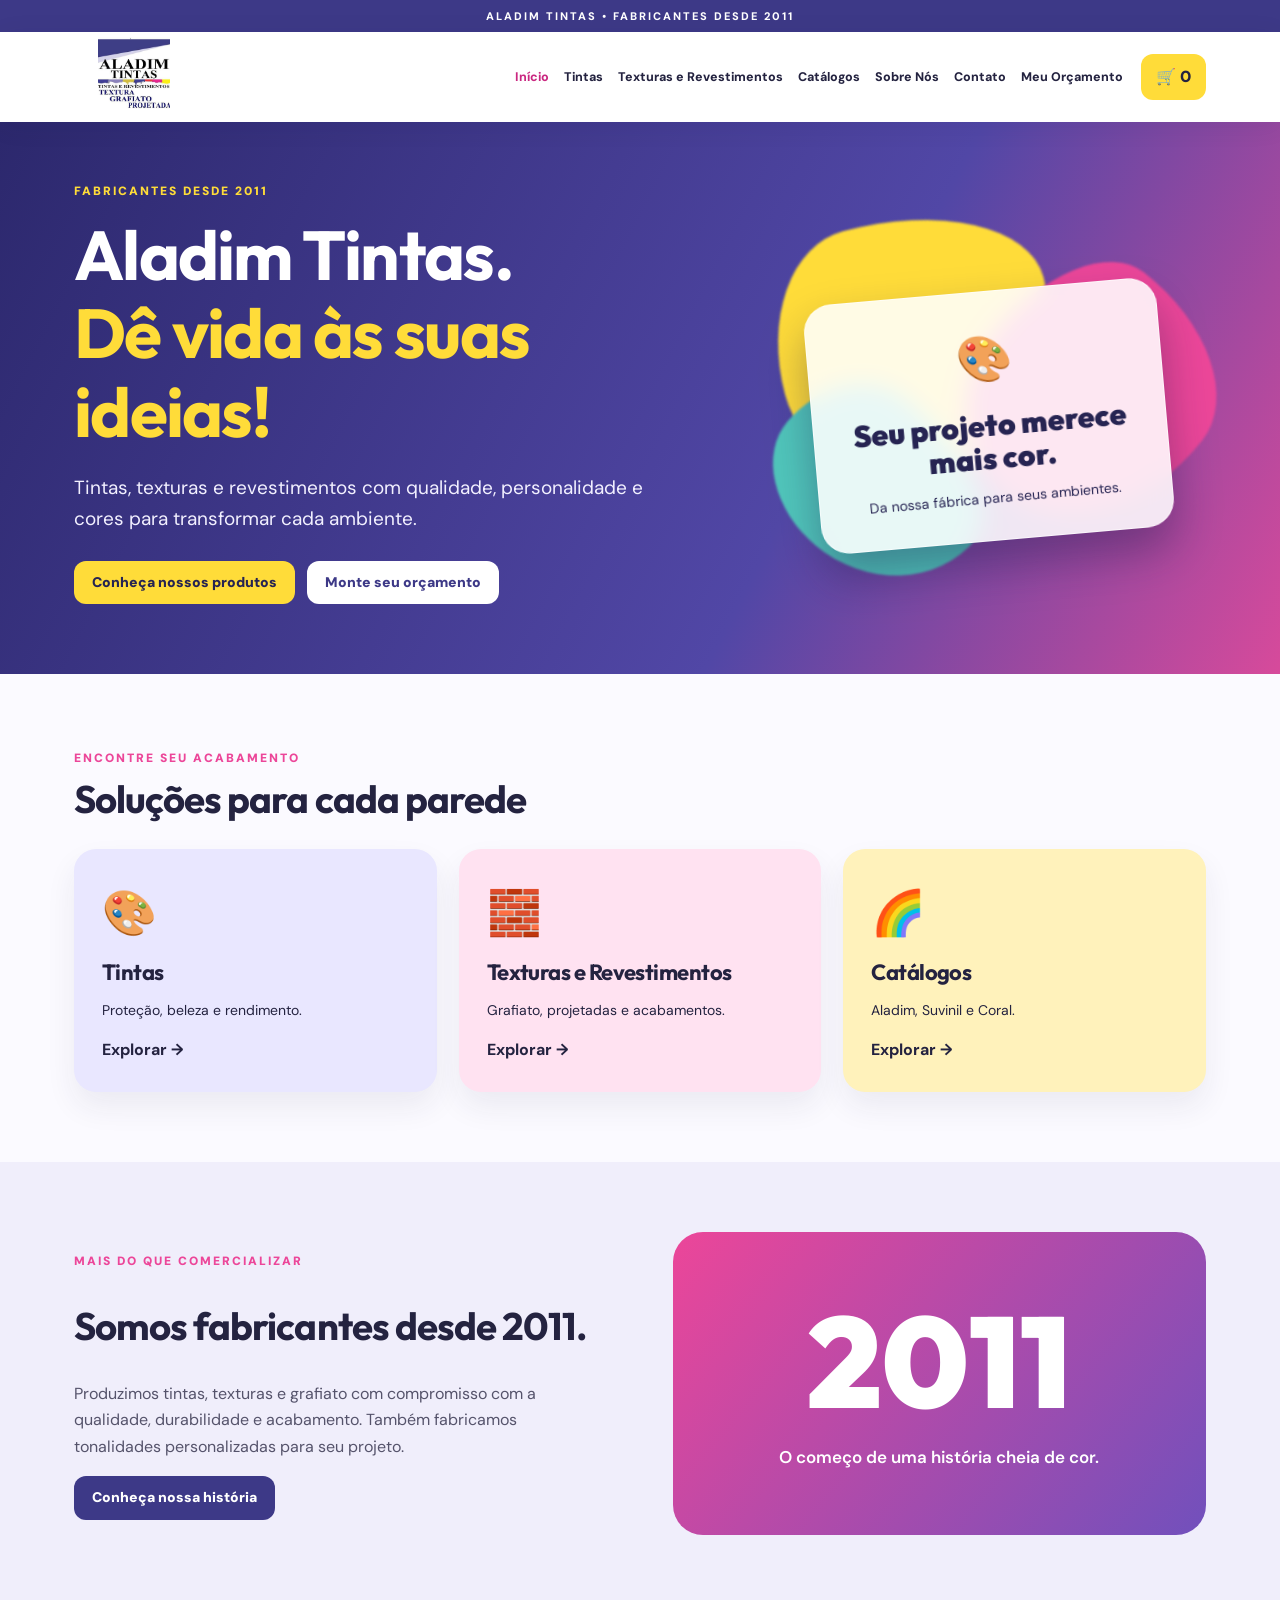
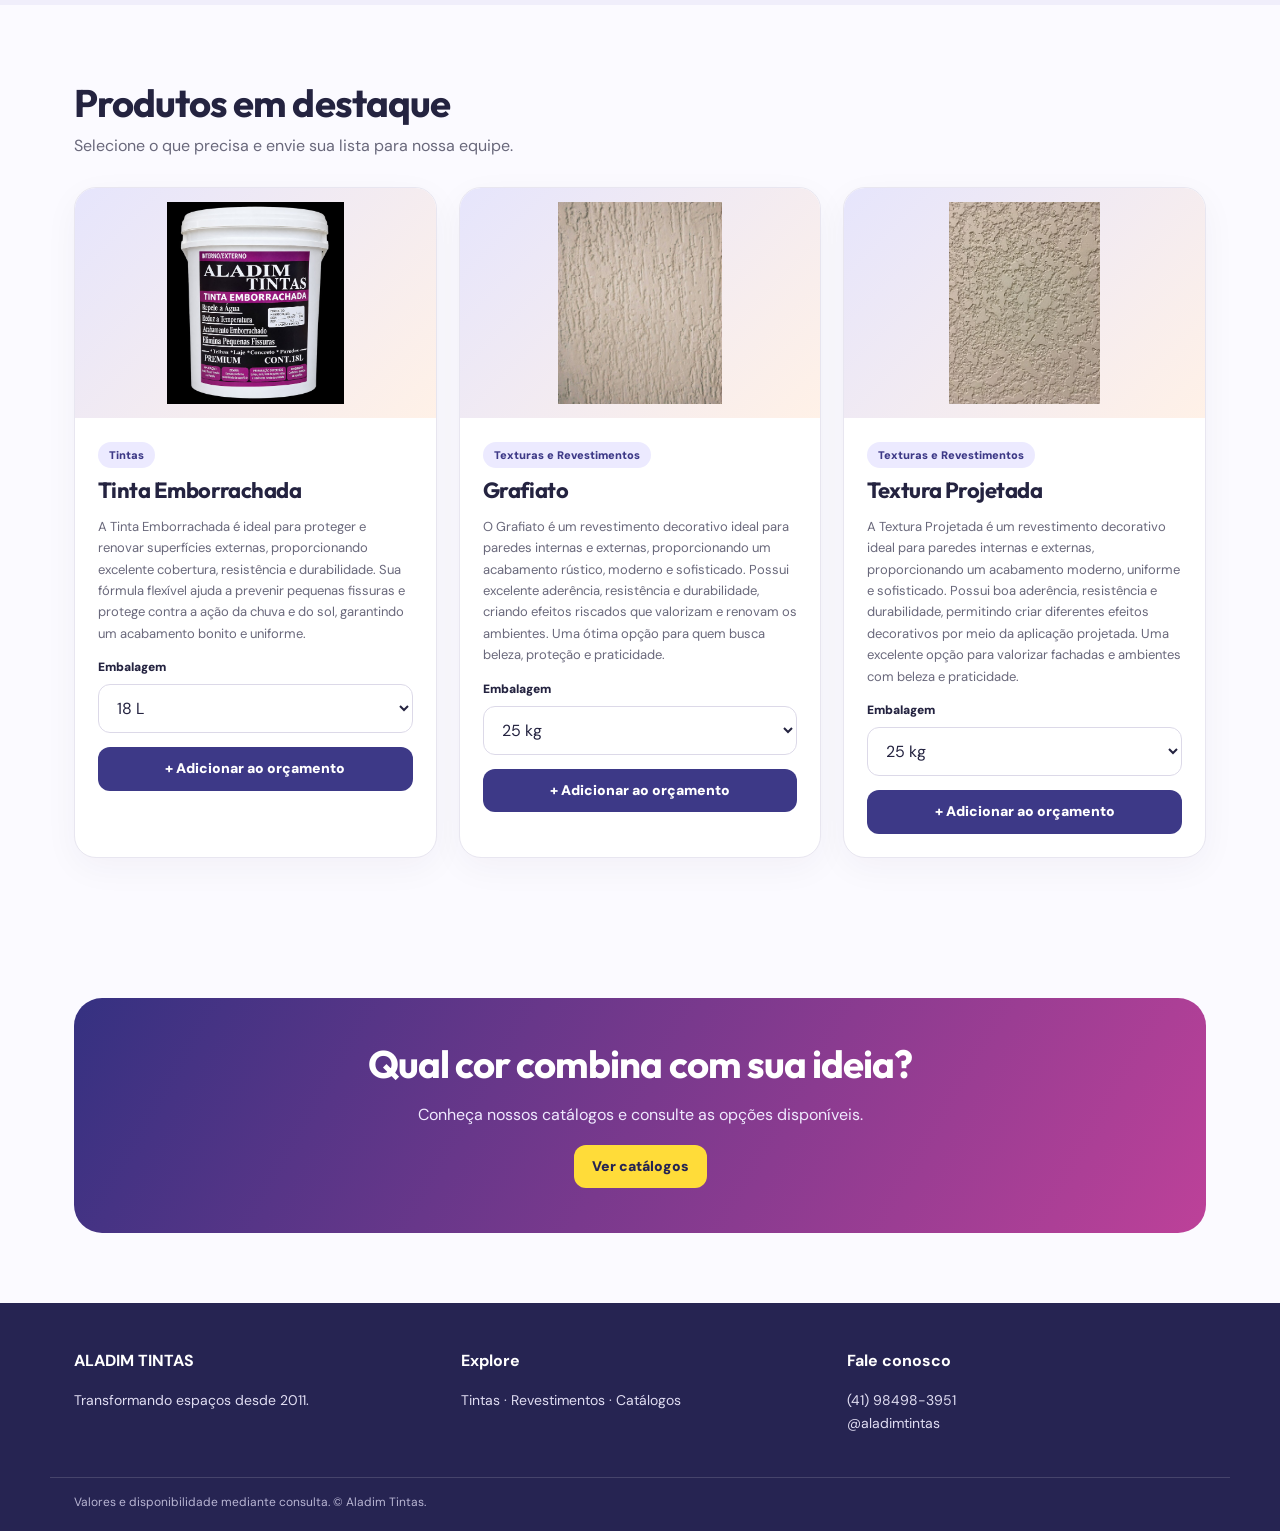
<file: index.html>
<!doctype html><html lang="pt-BR"><head><meta charset="utf-8"><meta name="viewport" content="width=device-width,initial-scale=1"><meta name="theme-color" content="#37347f"><meta name="description" content="Aladim Tintas: fábrica de tintas, texturas e revestimentos desde 2011. Solicite seu orçamento pelo WhatsApp."><title>Início | Aladim Tintas</title><link rel="stylesheet" href="style.css"></head><body data-page="index"><div class="topline">ALADIM TINTAS • FABRICANTES DESDE 2011</div><header class="header"><div class="wrap nav"><a href="index.html" class="brand"><img src="logo.png" alt="Aladim Tintas"></a><button id="menu-button" class="menu-button" aria-expanded="false" aria-controls="navlinks">☰ Menu</button><nav id="navlinks" class="navlinks"><a href="index.html" class="current">Início</a><a href="tintas.html" class="">Tintas</a><a href="revestimentos.html" class="">Texturas e Revestimentos</a><a href="catalogos.html" class="">Catálogos</a><a href="sobre.html" class="">Sobre Nós</a><a href="contato.html" class="">Contato</a><a href="orcamento.html" class="">Meu Orçamento</a></nav><a class="cart-top" href="orcamento.html">🛒 <span id="cart-count">0</span></a></div></header><main id="main"></main><footer><div class="wrap foot-grid"><div><strong>ALADIM TINTAS</strong><p>Transformando espaços desde 2011.</p></div><div><strong>Explore</strong><p><a href="tintas.html">Tintas</a> · <a href="revestimentos.html">Revestimentos</a> · <a href="catalogos.html">Catálogos</a></p></div><div><strong>Fale conosco</strong><p><a href="https://wa.me/5541984983951" target="_blank" rel="noopener">(41) 98498-3951</a><br><a href="https://www.instagram.com/aladimtintas/" target="_blank" rel="noopener">@aladimtintas</a></p></div></div><div class="wrap copyright">Valores e disponibilidade mediante consulta. © Aladim Tintas.</div></footer><script src="app.js" defer></script></body></html>
</file>
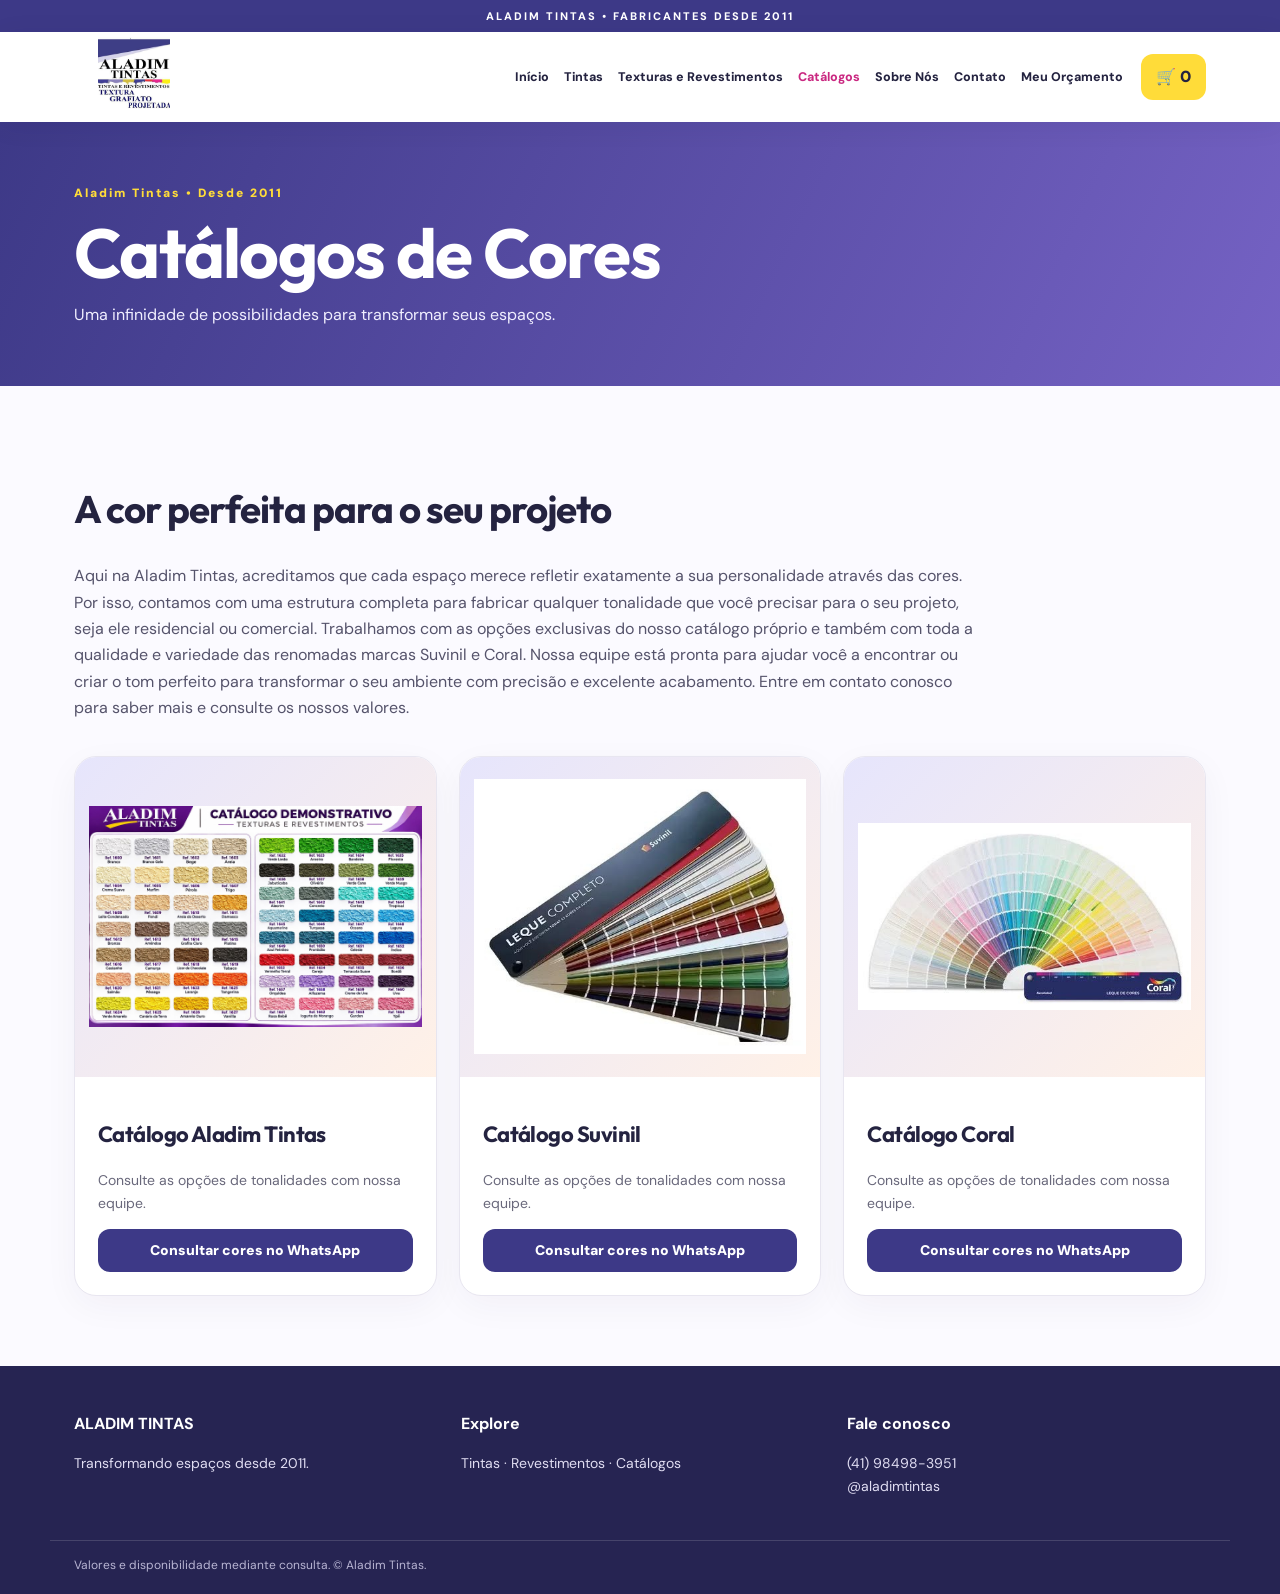
<file: catalogos.html>
<!doctype html><html lang="pt-BR"><head><meta charset="utf-8"><meta name="viewport" content="width=device-width,initial-scale=1"><meta name="theme-color" content="#37347f"><meta name="description" content="Aladim Tintas: fábrica de tintas, texturas e revestimentos desde 2011. Solicite seu orçamento pelo WhatsApp."><title>Catálogos | Aladim Tintas</title><link rel="stylesheet" href="style.css"></head><body data-page="catalogos"><div class="topline">ALADIM TINTAS • FABRICANTES DESDE 2011</div><header class="header"><div class="wrap nav"><a href="index.html" class="brand"><img src="logo.png" alt="Aladim Tintas"></a><button id="menu-button" class="menu-button" aria-expanded="false" aria-controls="navlinks">☰ Menu</button><nav id="navlinks" class="navlinks"><a href="index.html" class="">Início</a><a href="tintas.html" class="">Tintas</a><a href="revestimentos.html" class="">Texturas e Revestimentos</a><a href="catalogos.html" class="current">Catálogos</a><a href="sobre.html" class="">Sobre Nós</a><a href="contato.html" class="">Contato</a><a href="orcamento.html" class="">Meu Orçamento</a></nav><a class="cart-top" href="orcamento.html">🛒 <span id="cart-count">0</span></a></div></header><main id="main"></main><footer><div class="wrap foot-grid"><div><strong>ALADIM TINTAS</strong><p>Transformando espaços desde 2011.</p></div><div><strong>Explore</strong><p><a href="tintas.html">Tintas</a> · <a href="revestimentos.html">Revestimentos</a> · <a href="catalogos.html">Catálogos</a></p></div><div><strong>Fale conosco</strong><p><a href="https://wa.me/5541984983951" target="_blank" rel="noopener">(41) 98498-3951</a><br><a href="https://www.instagram.com/aladimtintas/" target="_blank" rel="noopener">@aladimtintas</a></p></div></div><div class="wrap copyright">Valores e disponibilidade mediante consulta. © Aladim Tintas.</div></footer><script src="app.js" defer></script></body></html>
</file>
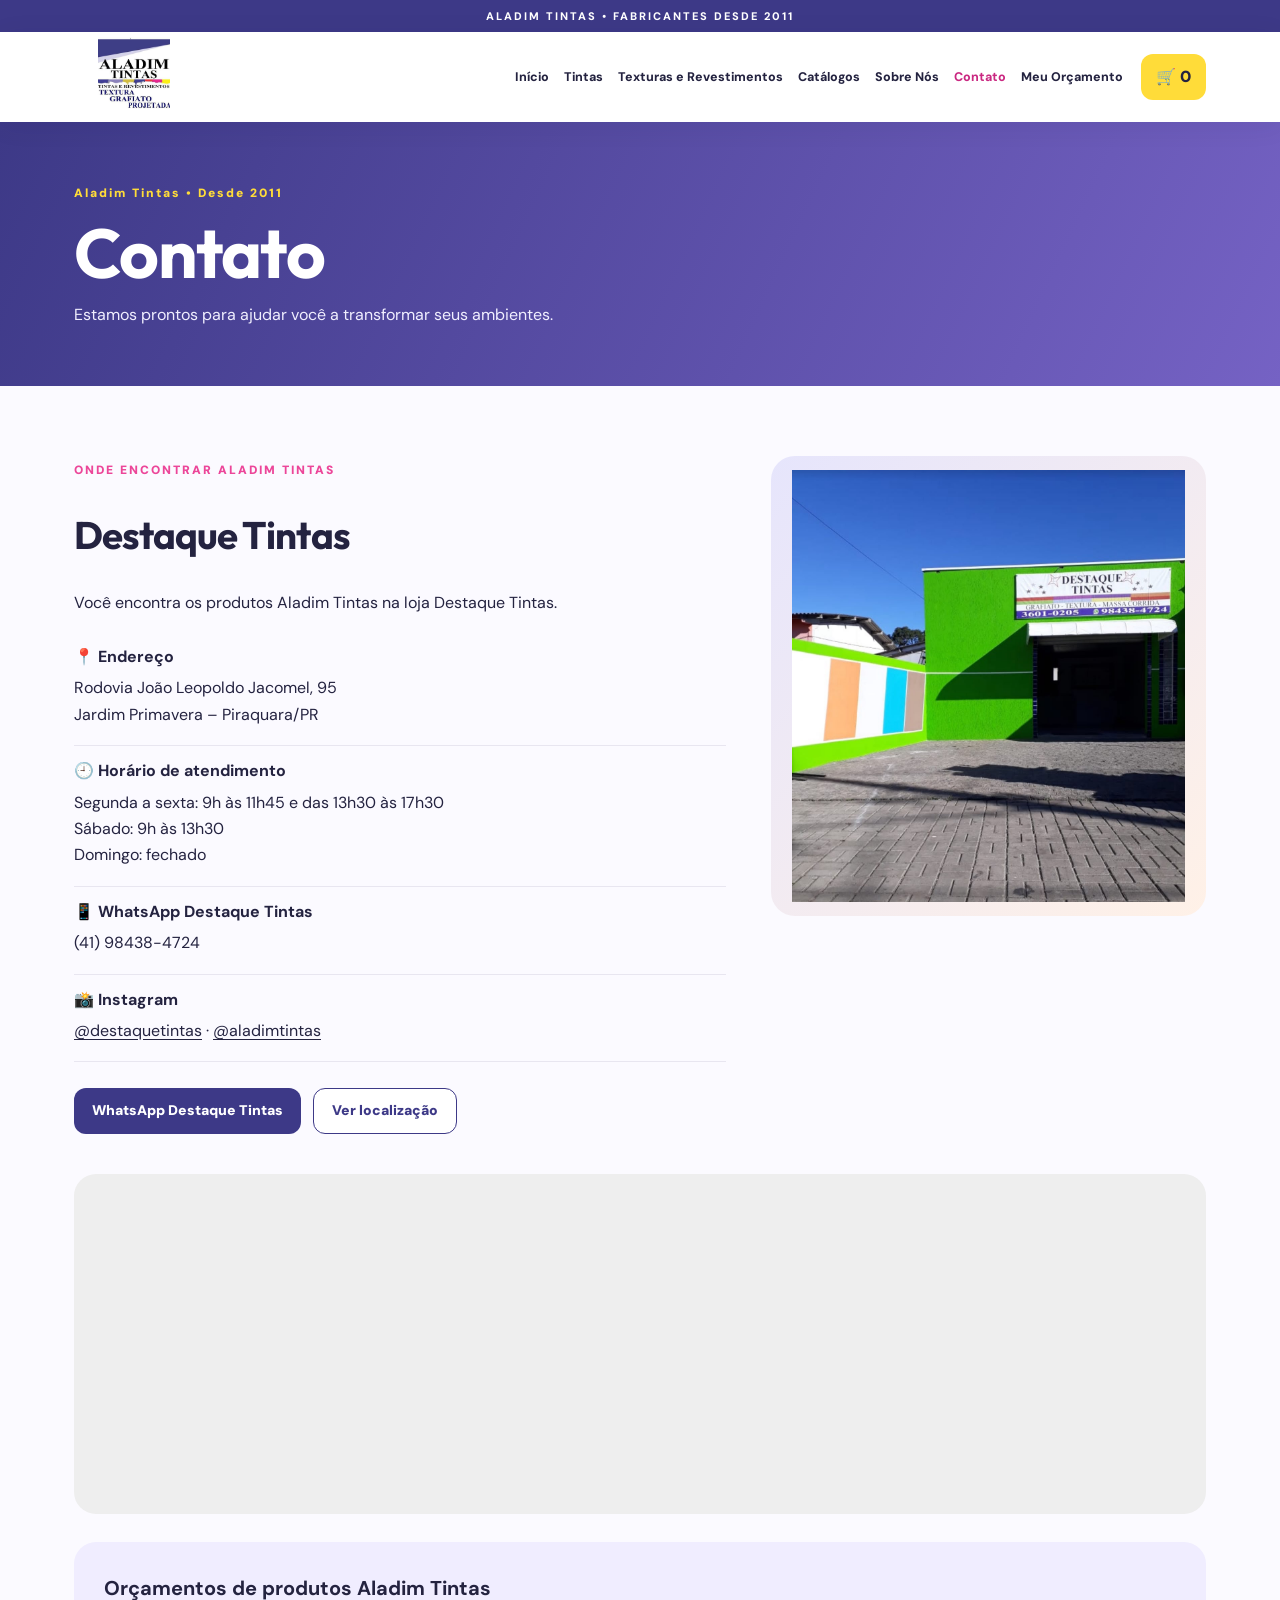
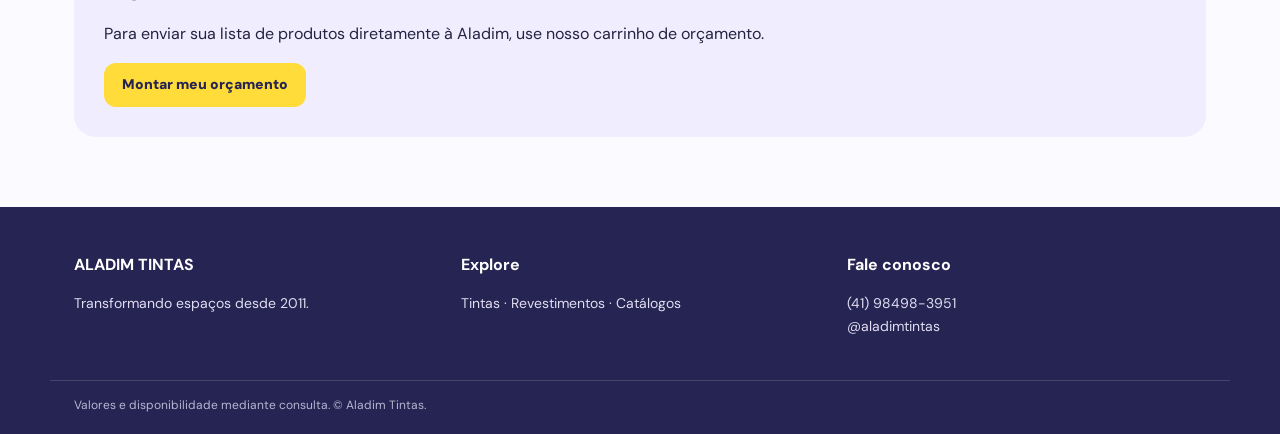
<file: contato.html>
<!doctype html><html lang="pt-BR"><head><meta charset="utf-8"><meta name="viewport" content="width=device-width,initial-scale=1"><meta name="theme-color" content="#37347f"><meta name="description" content="Aladim Tintas: fábrica de tintas, texturas e revestimentos desde 2011. Solicite seu orçamento pelo WhatsApp."><title>Contato | Aladim Tintas</title><link rel="stylesheet" href="style.css"></head><body data-page="contato"><div class="topline">ALADIM TINTAS • FABRICANTES DESDE 2011</div><header class="header"><div class="wrap nav"><a href="index.html" class="brand"><img src="logo.png" alt="Aladim Tintas"></a><button id="menu-button" class="menu-button" aria-expanded="false" aria-controls="navlinks">☰ Menu</button><nav id="navlinks" class="navlinks"><a href="index.html" class="">Início</a><a href="tintas.html" class="">Tintas</a><a href="revestimentos.html" class="">Texturas e Revestimentos</a><a href="catalogos.html" class="">Catálogos</a><a href="sobre.html" class="">Sobre Nós</a><a href="contato.html" class="current">Contato</a><a href="orcamento.html" class="">Meu Orçamento</a></nav><a class="cart-top" href="orcamento.html">🛒 <span id="cart-count">0</span></a></div></header><main id="main"></main><footer><div class="wrap foot-grid"><div><strong>ALADIM TINTAS</strong><p>Transformando espaços desde 2011.</p></div><div><strong>Explore</strong><p><a href="tintas.html">Tintas</a> · <a href="revestimentos.html">Revestimentos</a> · <a href="catalogos.html">Catálogos</a></p></div><div><strong>Fale conosco</strong><p><a href="https://wa.me/5541984983951" target="_blank" rel="noopener">(41) 98498-3951</a><br><a href="https://www.instagram.com/aladimtintas/" target="_blank" rel="noopener">@aladimtintas</a></p></div></div><div class="wrap copyright">Valores e disponibilidade mediante consulta. © Aladim Tintas.</div></footer><script src="app.js" defer></script></body></html>
</file>
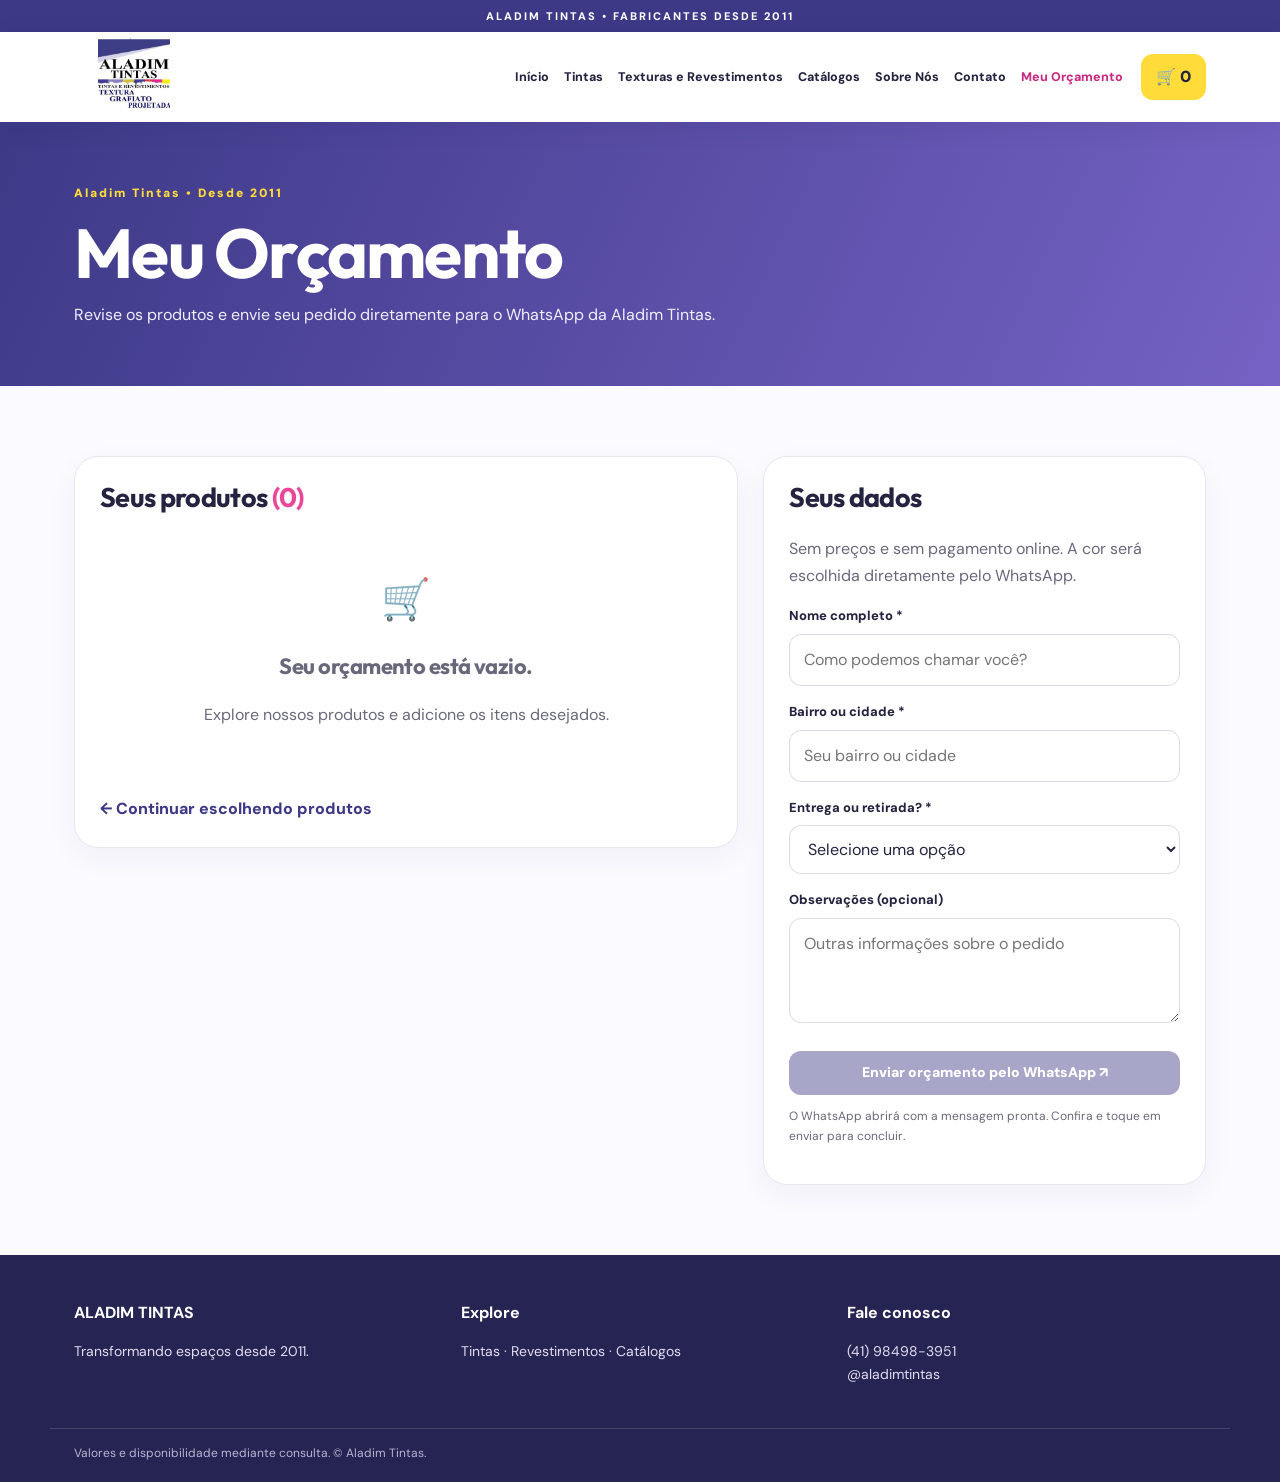
<file: orcamento.html>
<!doctype html><html lang="pt-BR"><head><meta charset="utf-8"><meta name="viewport" content="width=device-width,initial-scale=1"><meta name="theme-color" content="#37347f"><meta name="description" content="Aladim Tintas: fábrica de tintas, texturas e revestimentos desde 2011. Solicite seu orçamento pelo WhatsApp."><title>Meu Orçamento | Aladim Tintas</title><link rel="stylesheet" href="style.css"></head><body data-page="orcamento"><div class="topline">ALADIM TINTAS • FABRICANTES DESDE 2011</div><header class="header"><div class="wrap nav"><a href="index.html" class="brand"><img src="logo.png" alt="Aladim Tintas"></a><button id="menu-button" class="menu-button" aria-expanded="false" aria-controls="navlinks">☰ Menu</button><nav id="navlinks" class="navlinks"><a href="index.html" class="">Início</a><a href="tintas.html" class="">Tintas</a><a href="revestimentos.html" class="">Texturas e Revestimentos</a><a href="catalogos.html" class="">Catálogos</a><a href="sobre.html" class="">Sobre Nós</a><a href="contato.html" class="">Contato</a><a href="orcamento.html" class="current">Meu Orçamento</a></nav><a class="cart-top" href="orcamento.html">🛒 <span id="cart-count">0</span></a></div></header><main id="main"></main><footer><div class="wrap foot-grid"><div><strong>ALADIM TINTAS</strong><p>Transformando espaços desde 2011.</p></div><div><strong>Explore</strong><p><a href="tintas.html">Tintas</a> · <a href="revestimentos.html">Revestimentos</a> · <a href="catalogos.html">Catálogos</a></p></div><div><strong>Fale conosco</strong><p><a href="https://wa.me/5541984983951" target="_blank" rel="noopener">(41) 98498-3951</a><br><a href="https://www.instagram.com/aladimtintas/" target="_blank" rel="noopener">@aladimtintas</a></p></div></div><div class="wrap copyright">Valores e disponibilidade mediante consulta. © Aladim Tintas.</div></footer><script src="app.js" defer></script></body></html>
</file>
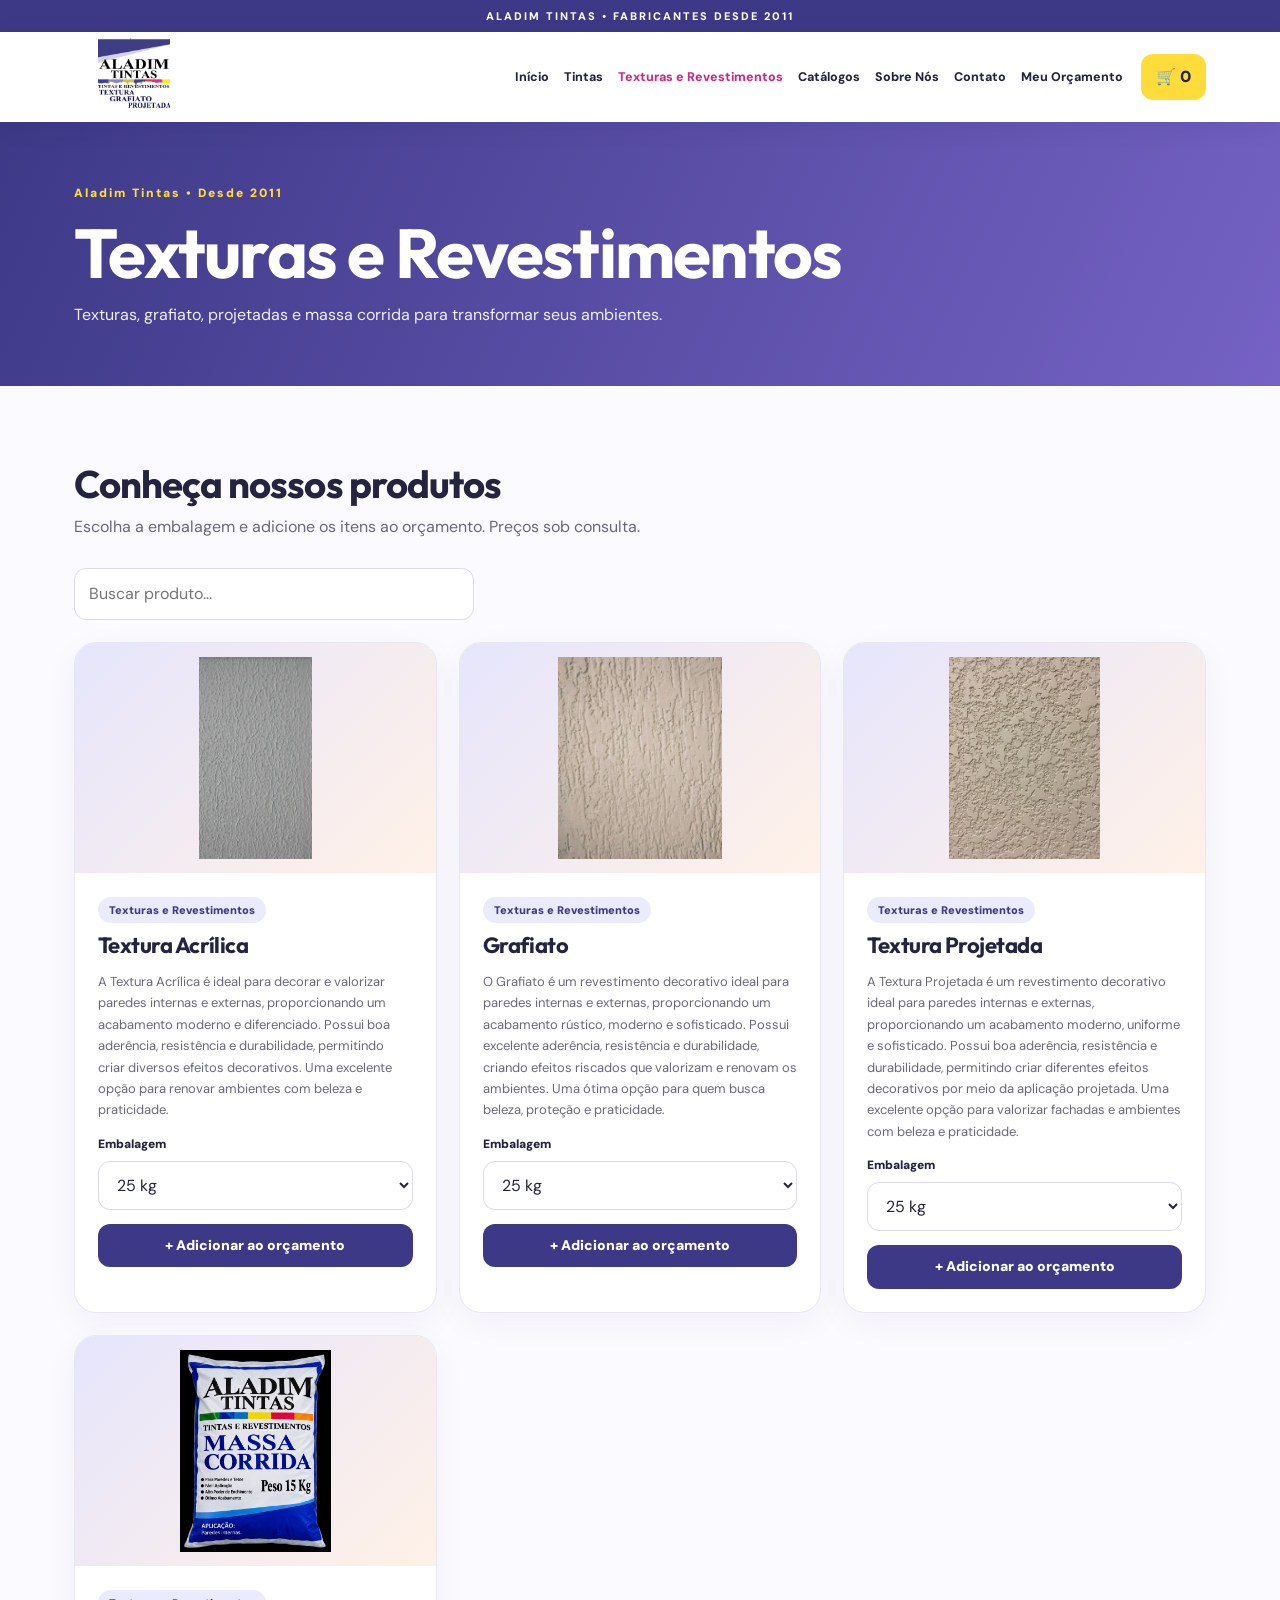
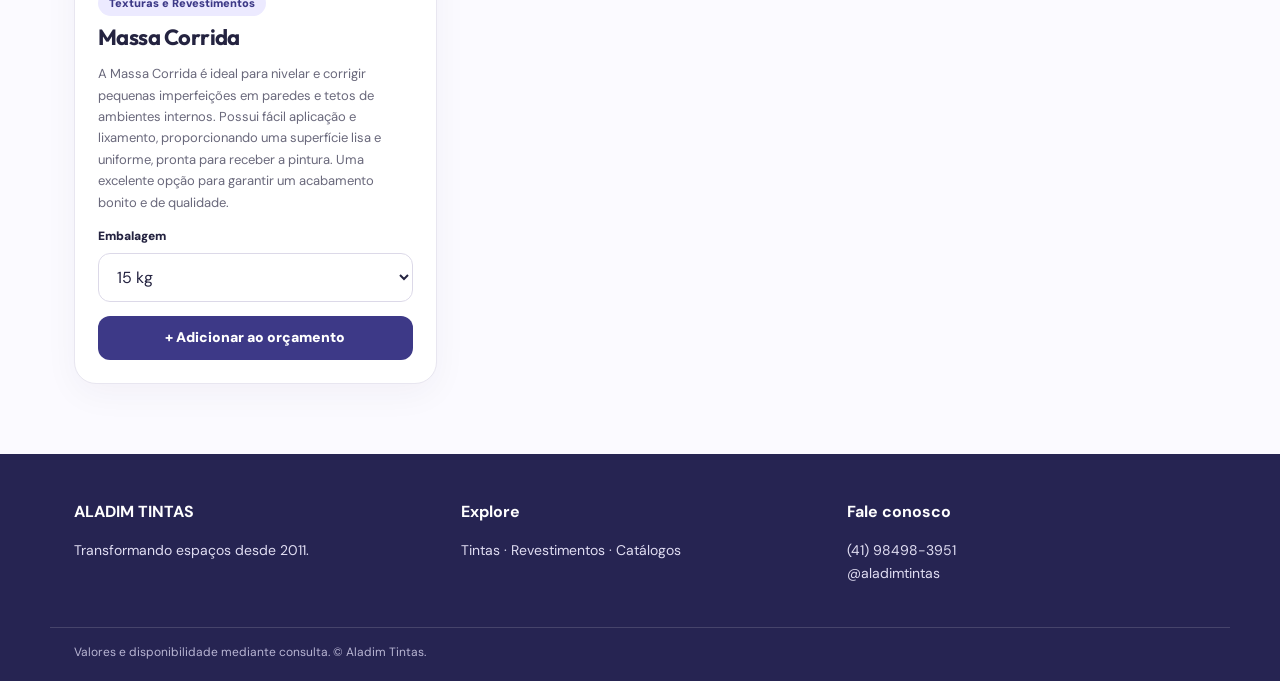
<file: revestimentos.html>
<!doctype html><html lang="pt-BR"><head><meta charset="utf-8"><meta name="viewport" content="width=device-width,initial-scale=1"><meta name="theme-color" content="#37347f"><meta name="description" content="Aladim Tintas: fábrica de tintas, texturas e revestimentos desde 2011. Solicite seu orçamento pelo WhatsApp."><title>Texturas e Revestimentos | Aladim Tintas</title><link rel="stylesheet" href="style.css"></head><body data-page="revestimentos"><div class="topline">ALADIM TINTAS • FABRICANTES DESDE 2011</div><header class="header"><div class="wrap nav"><a href="index.html" class="brand"><img src="logo.png" alt="Aladim Tintas"></a><button id="menu-button" class="menu-button" aria-expanded="false" aria-controls="navlinks">☰ Menu</button><nav id="navlinks" class="navlinks"><a href="index.html" class="">Início</a><a href="tintas.html" class="">Tintas</a><a href="revestimentos.html" class="current">Texturas e Revestimentos</a><a href="catalogos.html" class="">Catálogos</a><a href="sobre.html" class="">Sobre Nós</a><a href="contato.html" class="">Contato</a><a href="orcamento.html" class="">Meu Orçamento</a></nav><a class="cart-top" href="orcamento.html">🛒 <span id="cart-count">0</span></a></div></header><main id="main"></main><footer><div class="wrap foot-grid"><div><strong>ALADIM TINTAS</strong><p>Transformando espaços desde 2011.</p></div><div><strong>Explore</strong><p><a href="tintas.html">Tintas</a> · <a href="revestimentos.html">Revestimentos</a> · <a href="catalogos.html">Catálogos</a></p></div><div><strong>Fale conosco</strong><p><a href="https://wa.me/5541984983951" target="_blank" rel="noopener">(41) 98498-3951</a><br><a href="https://www.instagram.com/aladimtintas/" target="_blank" rel="noopener">@aladimtintas</a></p></div></div><div class="wrap copyright">Valores e disponibilidade mediante consulta. © Aladim Tintas.</div></footer><script src="app.js" defer></script></body></html>
</file>
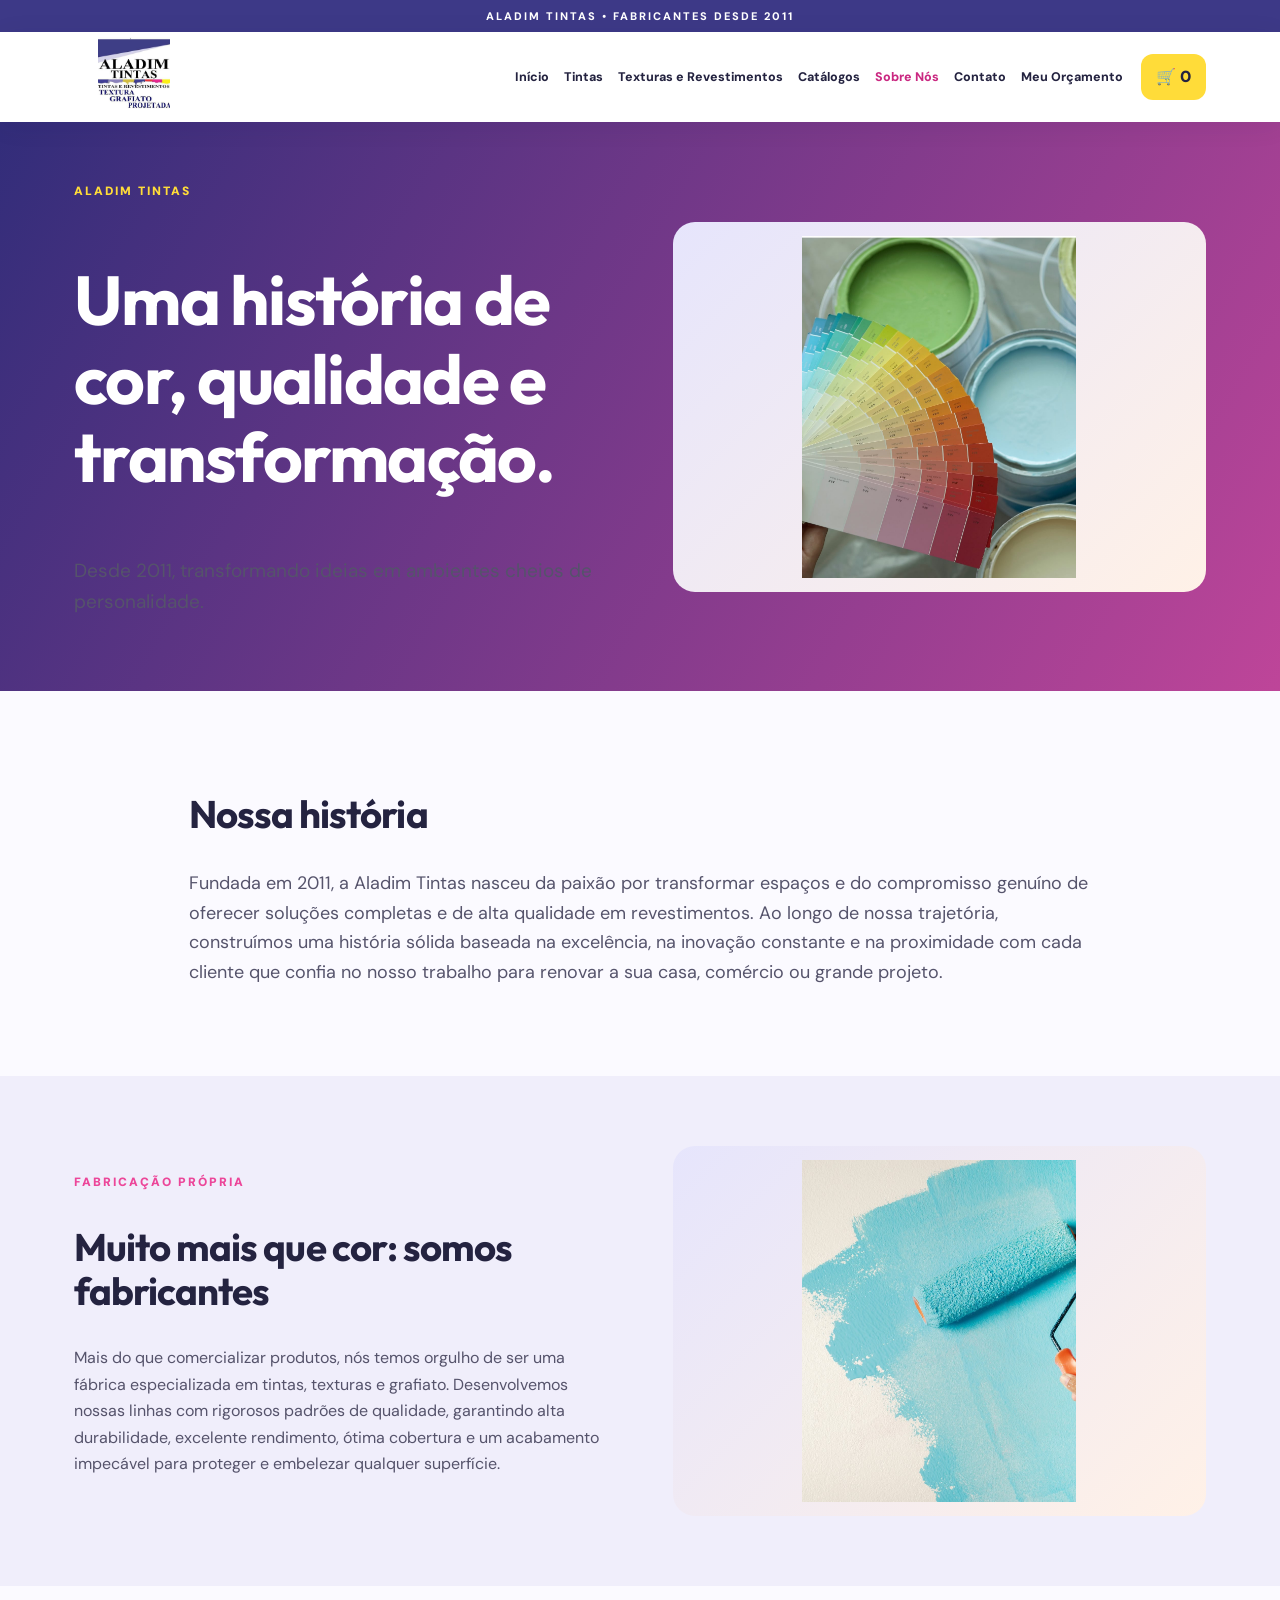
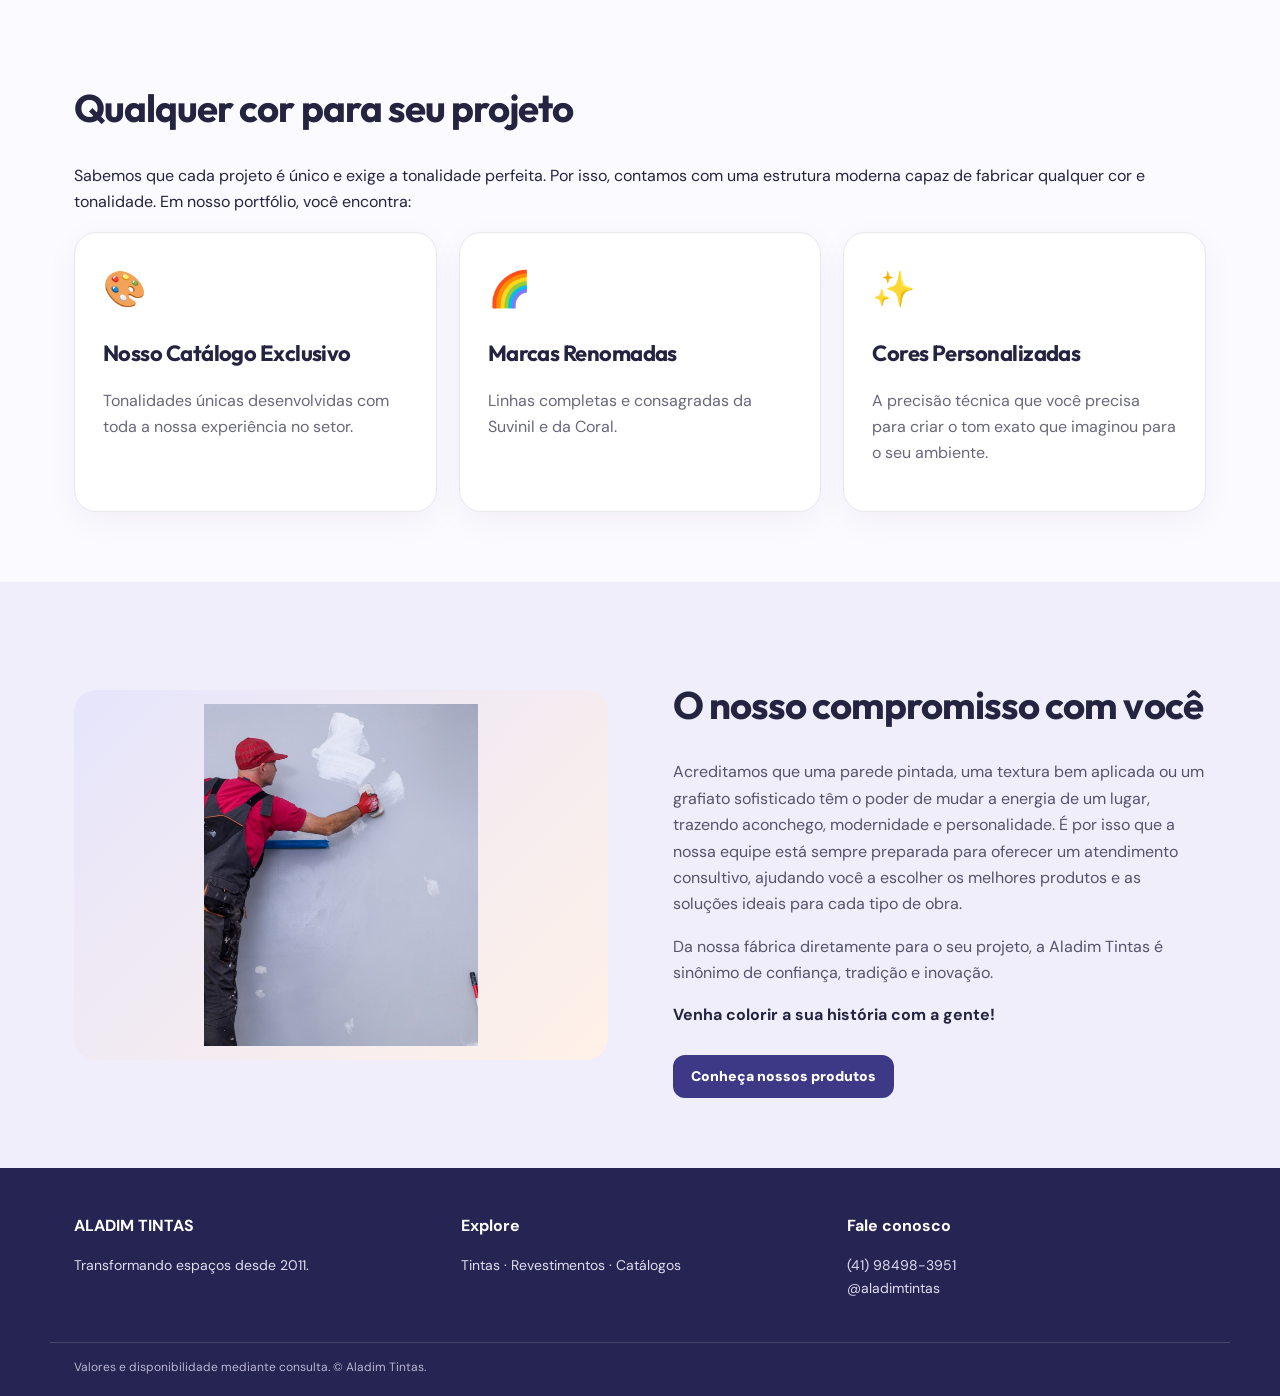
<file: sobre.html>
<!doctype html><html lang="pt-BR"><head><meta charset="utf-8"><meta name="viewport" content="width=device-width,initial-scale=1"><meta name="theme-color" content="#37347f"><meta name="description" content="Aladim Tintas: fábrica de tintas, texturas e revestimentos desde 2011. Solicite seu orçamento pelo WhatsApp."><title>Sobre Nós | Aladim Tintas</title><link rel="stylesheet" href="style.css"></head><body data-page="sobre"><div class="topline">ALADIM TINTAS • FABRICANTES DESDE 2011</div><header class="header"><div class="wrap nav"><a href="index.html" class="brand"><img src="logo.png" alt="Aladim Tintas"></a><button id="menu-button" class="menu-button" aria-expanded="false" aria-controls="navlinks">☰ Menu</button><nav id="navlinks" class="navlinks"><a href="index.html" class="">Início</a><a href="tintas.html" class="">Tintas</a><a href="revestimentos.html" class="">Texturas e Revestimentos</a><a href="catalogos.html" class="">Catálogos</a><a href="sobre.html" class="current">Sobre Nós</a><a href="contato.html" class="">Contato</a><a href="orcamento.html" class="">Meu Orçamento</a></nav><a class="cart-top" href="orcamento.html">🛒 <span id="cart-count">0</span></a></div></header><main id="main"></main><footer><div class="wrap foot-grid"><div><strong>ALADIM TINTAS</strong><p>Transformando espaços desde 2011.</p></div><div><strong>Explore</strong><p><a href="tintas.html">Tintas</a> · <a href="revestimentos.html">Revestimentos</a> · <a href="catalogos.html">Catálogos</a></p></div><div><strong>Fale conosco</strong><p><a href="https://wa.me/5541984983951" target="_blank" rel="noopener">(41) 98498-3951</a><br><a href="https://www.instagram.com/aladimtintas/" target="_blank" rel="noopener">@aladimtintas</a></p></div></div><div class="wrap copyright">Valores e disponibilidade mediante consulta. © Aladim Tintas.</div></footer><script src="app.js" defer></script></body></html>
</file>
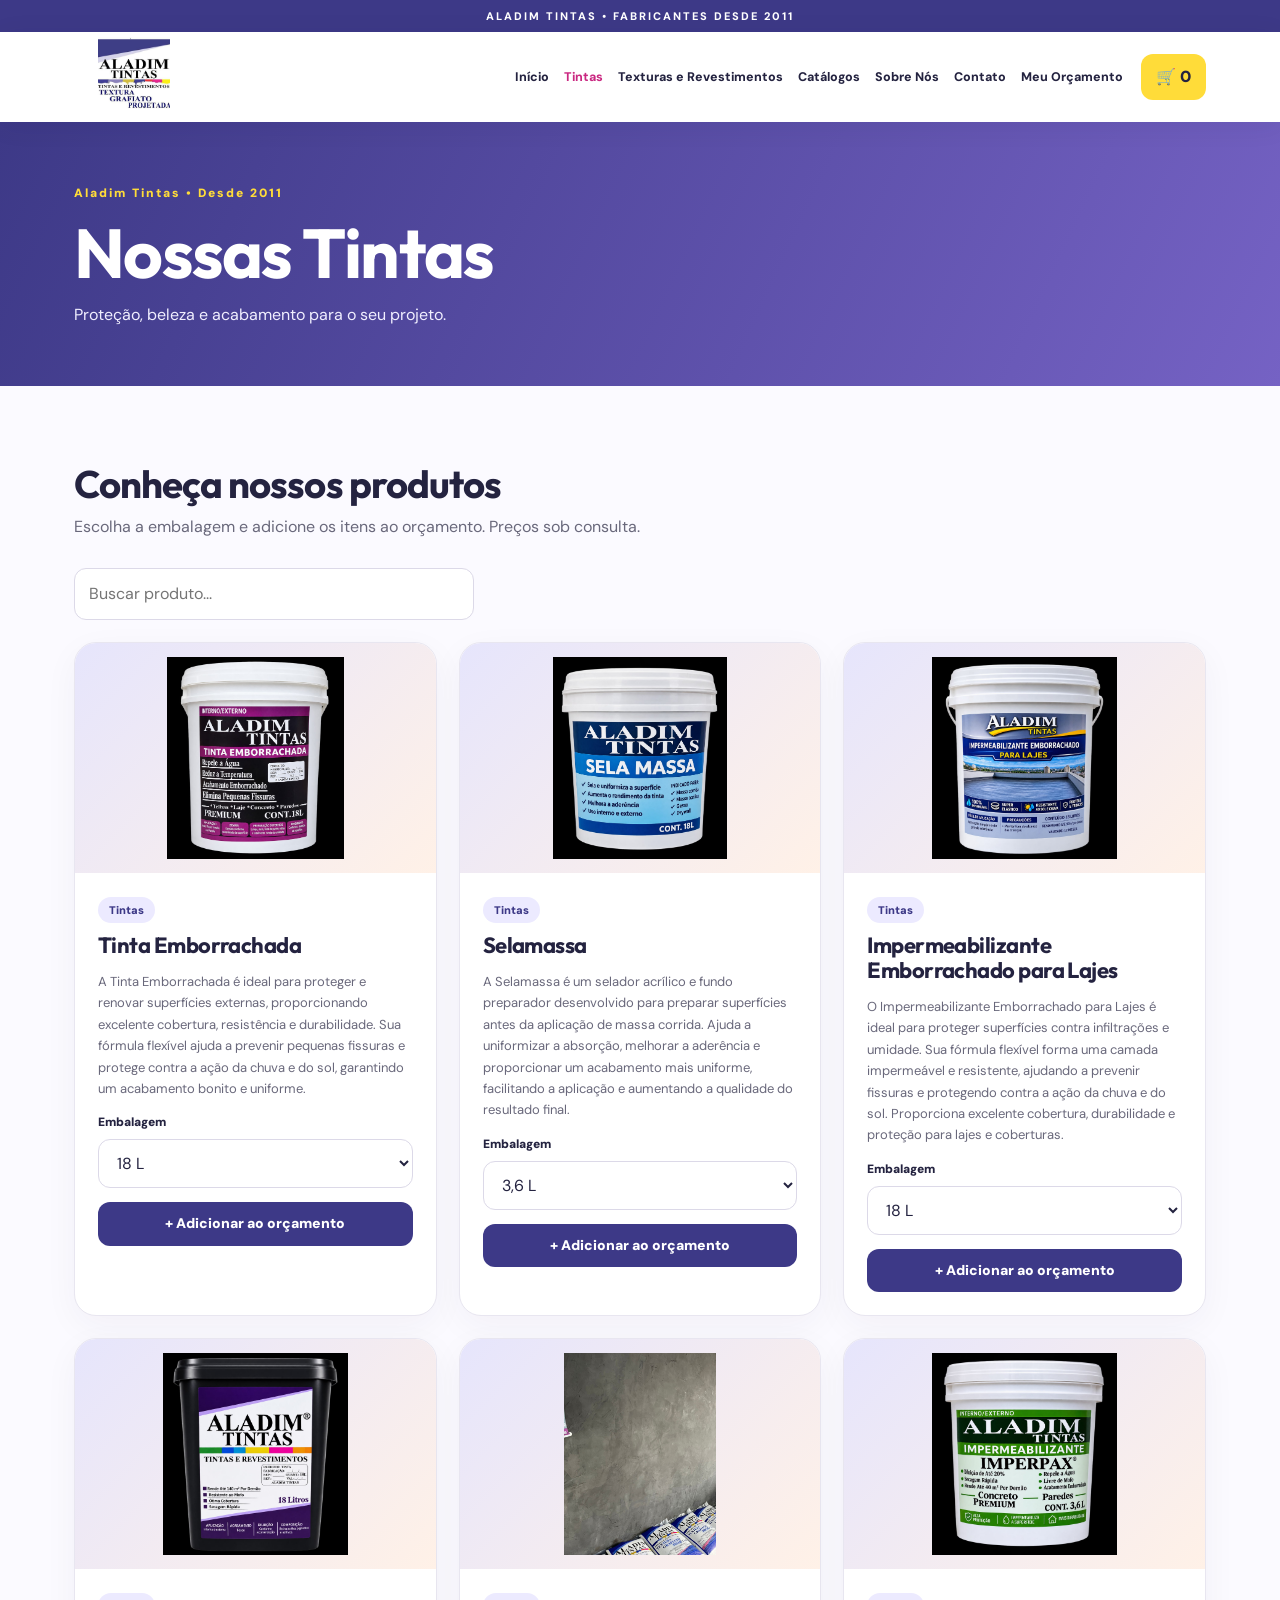
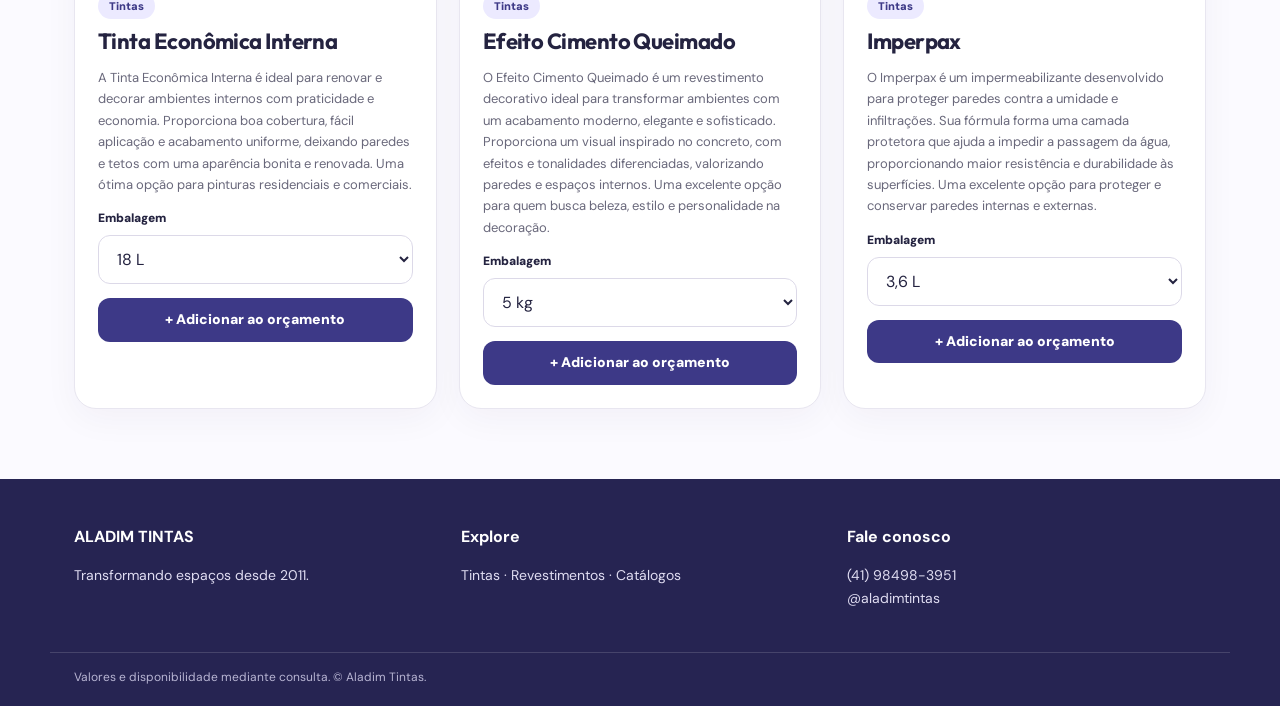
<file: tintas.html>
<!doctype html><html lang="pt-BR"><head><meta charset="utf-8"><meta name="viewport" content="width=device-width,initial-scale=1"><meta name="theme-color" content="#37347f"><meta name="description" content="Aladim Tintas: fábrica de tintas, texturas e revestimentos desde 2011. Solicite seu orçamento pelo WhatsApp."><title>Tintas | Aladim Tintas</title><link rel="stylesheet" href="style.css"></head><body data-page="tintas"><div class="topline">ALADIM TINTAS • FABRICANTES DESDE 2011</div><header class="header"><div class="wrap nav"><a href="index.html" class="brand"><img src="logo.png" alt="Aladim Tintas"></a><button id="menu-button" class="menu-button" aria-expanded="false" aria-controls="navlinks">☰ Menu</button><nav id="navlinks" class="navlinks"><a href="index.html" class="">Início</a><a href="tintas.html" class="current">Tintas</a><a href="revestimentos.html" class="">Texturas e Revestimentos</a><a href="catalogos.html" class="">Catálogos</a><a href="sobre.html" class="">Sobre Nós</a><a href="contato.html" class="">Contato</a><a href="orcamento.html" class="">Meu Orçamento</a></nav><a class="cart-top" href="orcamento.html">🛒 <span id="cart-count">0</span></a></div></header><main id="main"></main><footer><div class="wrap foot-grid"><div><strong>ALADIM TINTAS</strong><p>Transformando espaços desde 2011.</p></div><div><strong>Explore</strong><p><a href="tintas.html">Tintas</a> · <a href="revestimentos.html">Revestimentos</a> · <a href="catalogos.html">Catálogos</a></p></div><div><strong>Fale conosco</strong><p><a href="https://wa.me/5541984983951" target="_blank" rel="noopener">(41) 98498-3951</a><br><a href="https://www.instagram.com/aladimtintas/" target="_blank" rel="noopener">@aladimtintas</a></p></div></div><div class="wrap copyright">Valores e disponibilidade mediante consulta. © Aladim Tintas.</div></footer><script src="app.js" defer></script></body></html>
</file>
<file: style.css>
@import url('https://fonts.googleapis.com/css2?family=DM+Sans:wght@400;500;600;700;800&family=Outfit:wght@400;500;600;700;800;900&display=swap');:root{--blue:#3d3987;--navy:#262452;--pink:#ec4699;--yellow:#ffdc39;--mint:#50c6bb;--ink:#242340;--muted:#69687b;--border:#e8e6f0;--bg:#fbfaff}*{box-sizing:border-box}html{scroll-behavior:smooth}body{margin:0;background:var(--bg);color:var(--ink);font:16px/1.65 'DM Sans',system-ui,sans-serif}h1,h2,h3{font-family:Outfit,'DM Sans',sans-serif;line-height:1.14;letter-spacing:-.025em}h1{font-size:clamp(40px,5.4vw,75px)}h2{font-size:clamp(29px,3vw,42px)}h3{font-size:22px}a{color:inherit;text-decoration:none}button,input,select,textarea{font:inherit}button{cursor:pointer}button:disabled{opacity:.45;cursor:not-allowed}.wrap{max-width:1180px;margin:0 auto;padding-left:24px;padding-right:24px}.topline{text-align:center;background:var(--blue);color:#fff;padding:7px;font-size:11px;letter-spacing:2px;font-weight:800}.header{background:white;position:sticky;top:0;z-index:50;box-shadow:0 4px 25px #17133912}.nav{min-height:90px;display:flex;align-items:center;gap:18px}.brand{flex-shrink:0}.brand img{width:120px;height:72px;object-fit:contain}.navlinks{display:flex;align-items:center;gap:15px;margin-left:auto}.navlinks a{font-size:12.5px;font-weight:800;white-space:nowrap;transition:color .2s}.navlinks a:hover,.navlinks .current{color:#ca2881}.cart-top{padding:10px 15px;border-radius:12px;background:var(--yellow);font-weight:900;white-space:nowrap}.menu-button{display:none}.eyebrow{font-size:12px;font-weight:900;letter-spacing:2px;color:var(--yellow)}.eyebrow.dark{color:var(--pink)}.home-hero{color:white;overflow:hidden;background:linear-gradient(117deg,#2c286d,#5147a6 63%,#d74a9b)}.hero-layout{min-height:530px;display:grid;grid-template-columns:1.2fr .8fr;align-items:center;gap:35px;padding-top:55px;padding-bottom:70px}.hero-layout h1{margin:12px 0 20px}.hero-layout h1 em{color:var(--yellow);font-style:normal}.hero-layout p{font-size:19px;max-width:580px;color:#f2f0ff}.actions{display:flex;gap:12px;flex-wrap:wrap;margin-top:26px}.btn{display:inline-flex;align-items:center;justify-content:center;border:0;border-radius:12px;padding:12px 18px;font-weight:900;font-size:14px;line-height:1.4;transition:transform .2s,box-shadow .2s;text-align:center}.btn:hover{transform:translateY(-2px);box-shadow:0 7px 18px #26245226}.btn-primary{background:var(--blue);color:#fff}.btn-yellow{background:var(--yellow);color:var(--navy)}.btn-light{background:white;color:var(--blue)}.btn-outline{border:1px solid var(--blue);color:var(--blue);background:white}.hero-art{height:360px;position:relative}.paint{position:absolute;filter:blur(1px);border-radius:35% 65% 54% 46% / 55% 37% 63% 45%;transform:rotate(-15deg)}.paint-a{width:280px;height:260px;top:5px;left:10px;background:var(--yellow)}.paint-b{width:230px;height:260px;top:55px;right:0;background:var(--pink);transform:rotate(38deg)}.paint-c{width:220px;height:170px;bottom:0;left:0;background:var(--mint);transform:rotate(40deg)}.hero-card{position:absolute;inset:80px 40px 30px 45px;border:1px solid #ffffff99;background:#ffffffdd;backdrop-filter:blur(12px);border-radius:28px;box-shadow:0 24px 45px #1a17465e;color:var(--navy);display:flex;flex-direction:column;justify-content:center;align-items:center;text-align:center;gap:12px;padding:25px;font-size:45px;transform:rotate(-5deg)}.hero-card strong{font:900 30px/1.1 Outfit,sans-serif}.hero-card span{font-size:14px}.section{padding-top:70px;padding-bottom:70px}.section-heading{margin-bottom:28px}.section-heading h2{margin:7px 0}.section-heading p{margin:0;color:var(--muted)}.category-grid,.feature-grid,.catalog-grid,.product-grid{display:grid;grid-template-columns:repeat(3,minmax(0,1fr));gap:22px}.category-card{min-height:240px;padding:28px;border-radius:22px;box-shadow:0 15px 30px #26245213;transition:transform .2s}.category-card:hover{transform:translateY(-5px)}.category-card span{font-size:44px}.category-card h3{margin:10px 0}.category-card p{font-size:14px}.category-card b{display:block;margin-top:15px}.cat-blue{background:#e9e7ff}.cat-pink{background:#ffe2f1}.cat-yellow{background:#fff2bb}.soft-section{background:#f0eefb;padding:70px 0}.split{display:grid;grid-template-columns:1fr 1fr;gap:65px;align-items:center}.split p{color:#55536b}.feature-box{background:linear-gradient(130deg,var(--pink),#7150bc);color:white;border-radius:30px;padding:65px;text-align:center;font:900 clamp(70px,10vw,130px)/1 Outfit,sans-serif}.feature-box span{display:block;font:600 17px/1.5 'DM Sans',sans-serif;margin-top:20px}.product-card,.catalog-card,.feature{background:white;border:1px solid var(--border);border-radius:22px;overflow:hidden;box-shadow:0 10px 35px #2b22510b}.photo{height:230px;background:linear-gradient(135deg,#e6e5fc,#fff1e7);position:relative;display:flex;align-items:center;justify-content:center;overflow:hidden}.photo img{width:100%;height:100%;object-fit:contain;padding:14px}.photo .missing{position:absolute;inset:0;display:flex;flex-direction:column;align-items:center;justify-content:center;gap:7px;color:#69647e;text-align:center;padding:15px}.photo .missing[hidden]{display:none}.missing span{font-size:52px}.missing small{font-size:12px;overflow-wrap:anywhere}.product-body,.catalog-body{padding:23px}.product-body h3{margin:10px 0}.product-body p{color:var(--muted);font-size:13px;line-height:1.65}.product-body label{font-size:12px;font-weight:900;display:block;margin:14px 0 6px}.product-body .btn{width:100%;margin-top:14px}.pill{font-size:11px;color:var(--blue);background:#eceaff;border-radius:50px;padding:6px 11px;font-weight:900}.field{border:1px solid #dcd9e8;border-radius:12px;background:#fff;padding:12px 14px;width:100%;outline-color:var(--pink);color:var(--ink)}.search{max-width:400px;margin-bottom:22px}.cta{background:linear-gradient(120deg,#353181,#bd4199);color:white;padding:45px;border-radius:28px;text-align:center}.cta h2{margin:0}.cta p{color:#f0eaff}.page-hero{background:linear-gradient(115deg,var(--blue),#7562c4);color:white;padding:57px 0}.page-hero h1{margin:8px 0 10px}.page-hero p{margin:0;max-width:740px;color:#f1efff}.intro{max-width:900px;margin-bottom:34px}.intro p{color:#55536b}.catalog-card .photo{height:320px}.catalog-card .btn{width:100%}.catalog-body p{color:var(--muted);font-size:14px}.about-hero{background:linear-gradient(120deg,#322d7a,#be4599);color:white;padding:55px 0}.about-hero p{font-size:19px}.about-hero .photo{border-radius:25px;height:350px}.story{max-width:950px}.story p{font-size:18px;color:#56546c}.split .photo{border-radius:22px;height:370px}.feature{padding:28px}.feature span{font-size:35px}.feature p{color:var(--muted)}.contact-grid{display:grid;grid-template-columns:1.2fr .8fr;gap:45px;align-items:start}.contact-grid>.photo{height:460px;border-radius:24px}.info-line{padding:12px 0;border-bottom:1px solid var(--border)}.info-line p{margin:5px 0}.info-line a{text-decoration:underline;text-underline-offset:3px}.map-frame{margin-top:40px;border-radius:22px;overflow:hidden;background:#eee;height:340px}.map-frame iframe{width:100%;height:100%;border:0}.contact-banner{margin-top:28px;background:#f0edff;border-radius:22px;padding:30px}.contact-banner strong{font-size:20px}.quote-grid{display:grid;grid-template-columns:1.2fr .8fr;gap:25px;align-items:start}.quote-box{background:white;border:1px solid var(--border);border-radius:24px;padding:25px;box-shadow:0 10px 30px #2624520c}.quote-box h2{font-size:27px;margin:0 0 24px}.quote-box label{display:block;font-size:13px;font-weight:800;margin:15px 0 7px}.quote-box .send-btn{width:100%;margin-top:20px}.quote-row{display:flex;align-items:center;gap:13px;padding:15px 0;border-bottom:1px solid var(--border)}.quote-thumb{width:76px;flex:none}.quote-thumb .photo{height:72px;border-radius:12px}.quote-thumb .photo .missing span{font-size:24px}.quote-thumb .missing small{display:none}.quote-info{flex:1;min-width:0}.quote-info strong{display:block;line-height:1.3;font-size:14px}.quote-info span{display:block;color:var(--muted);font-size:12px;margin:4px 0}.remove{background:none;border:0;color:#b72e75;padding:0;text-decoration:underline;font-size:12px}.stepper{display:flex;align-items:center;gap:9px;font-weight:800}.stepper button{width:30px;height:30px;border-radius:8px;background:white;border:1px solid #ddd}.back-link{display:inline-block;margin-top:22px;color:var(--blue);font-weight:800}.empty-cart{text-align:center;padding:30px 0;color:var(--muted)}.empty-cart:first-line{font-size:40px}.muted{color:var(--muted)}.small{font-size:12px}.item-count{color:var(--pink)}footer{background:var(--navy);color:white;padding:45px 0 18px}.foot-grid{display:grid;grid-template-columns:repeat(3,1fr);gap:28px}.foot-grid p{font-size:14px;color:#e0ddf2}.foot-grid a:hover{text-decoration:underline}.copyright{border-top:1px solid #ffffff25;margin-top:28px;padding-top:15px;font-size:12px;color:#b8b5d3}@media(max-width:1100px){.navlinks{gap:10px}.navlinks a{font-size:11px}.brand img{width:100px}}@media(max-width:900px){.menu-button{display:block;margin-left:auto;border:1px solid var(--border);background:white;border-radius:10px;padding:9px 13px;font-weight:800}.nav{flex-wrap:wrap;min-height:75px}.navlinks{display:none;order:4;flex-basis:100%;padding:10px 0 20px;flex-direction:column;align-items:stretch;gap:3px}.navlinks.open{display:flex}.navlinks a{font-size:14px;padding:8px}.cart-top{margin-left:0}.hero-layout,.split,.contact-grid,.quote-grid{grid-template-columns:1fr}.hero-art{display:none}.category-grid,.feature-grid,.catalog-grid,.product-grid{grid-template-columns:repeat(2,minmax(0,1fr))}.contact-grid>.photo{height:330px}}@media(max-width:600px){.wrap{padding-left:18px;padding-right:18px}.hero-layout{min-height:420px;padding-top:45px;padding-bottom:55px}.hero-layout p{font-size:16px}.section{padding-top:42px;padding-bottom:42px}.soft-section{padding:45px 0}.category-grid,.feature-grid,.catalog-grid,.product-grid,.foot-grid{grid-template-columns:1fr}.category-card{min-height:190px}.quote-box{padding:18px}.quote-row{gap:8px}.quote-thumb{width:58px}.quote-thumb .photo{height:58px}.stepper{gap:5px}.stepper button{width:27px;height:27px}.cta{padding:30px 18px}.catalog-card .photo{height:280px}.about-hero .photo{height:270px}}
</file>
